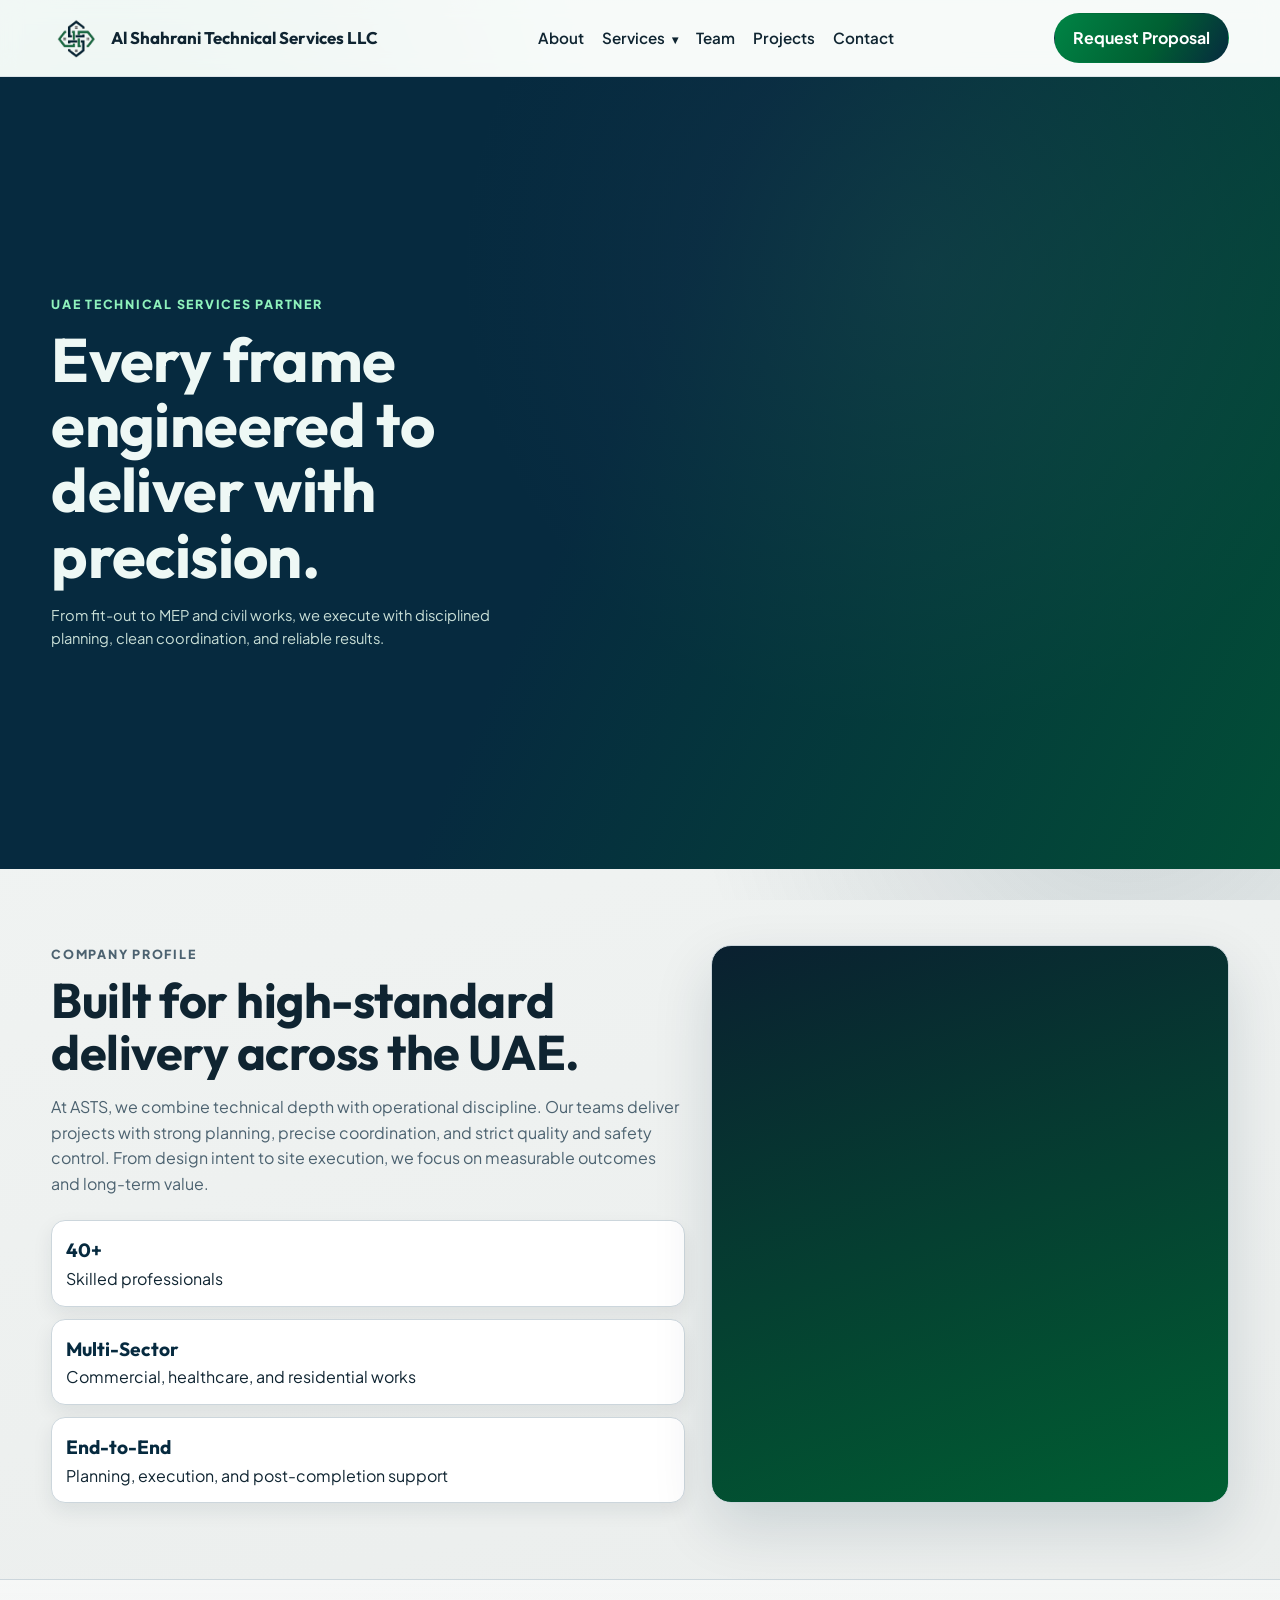
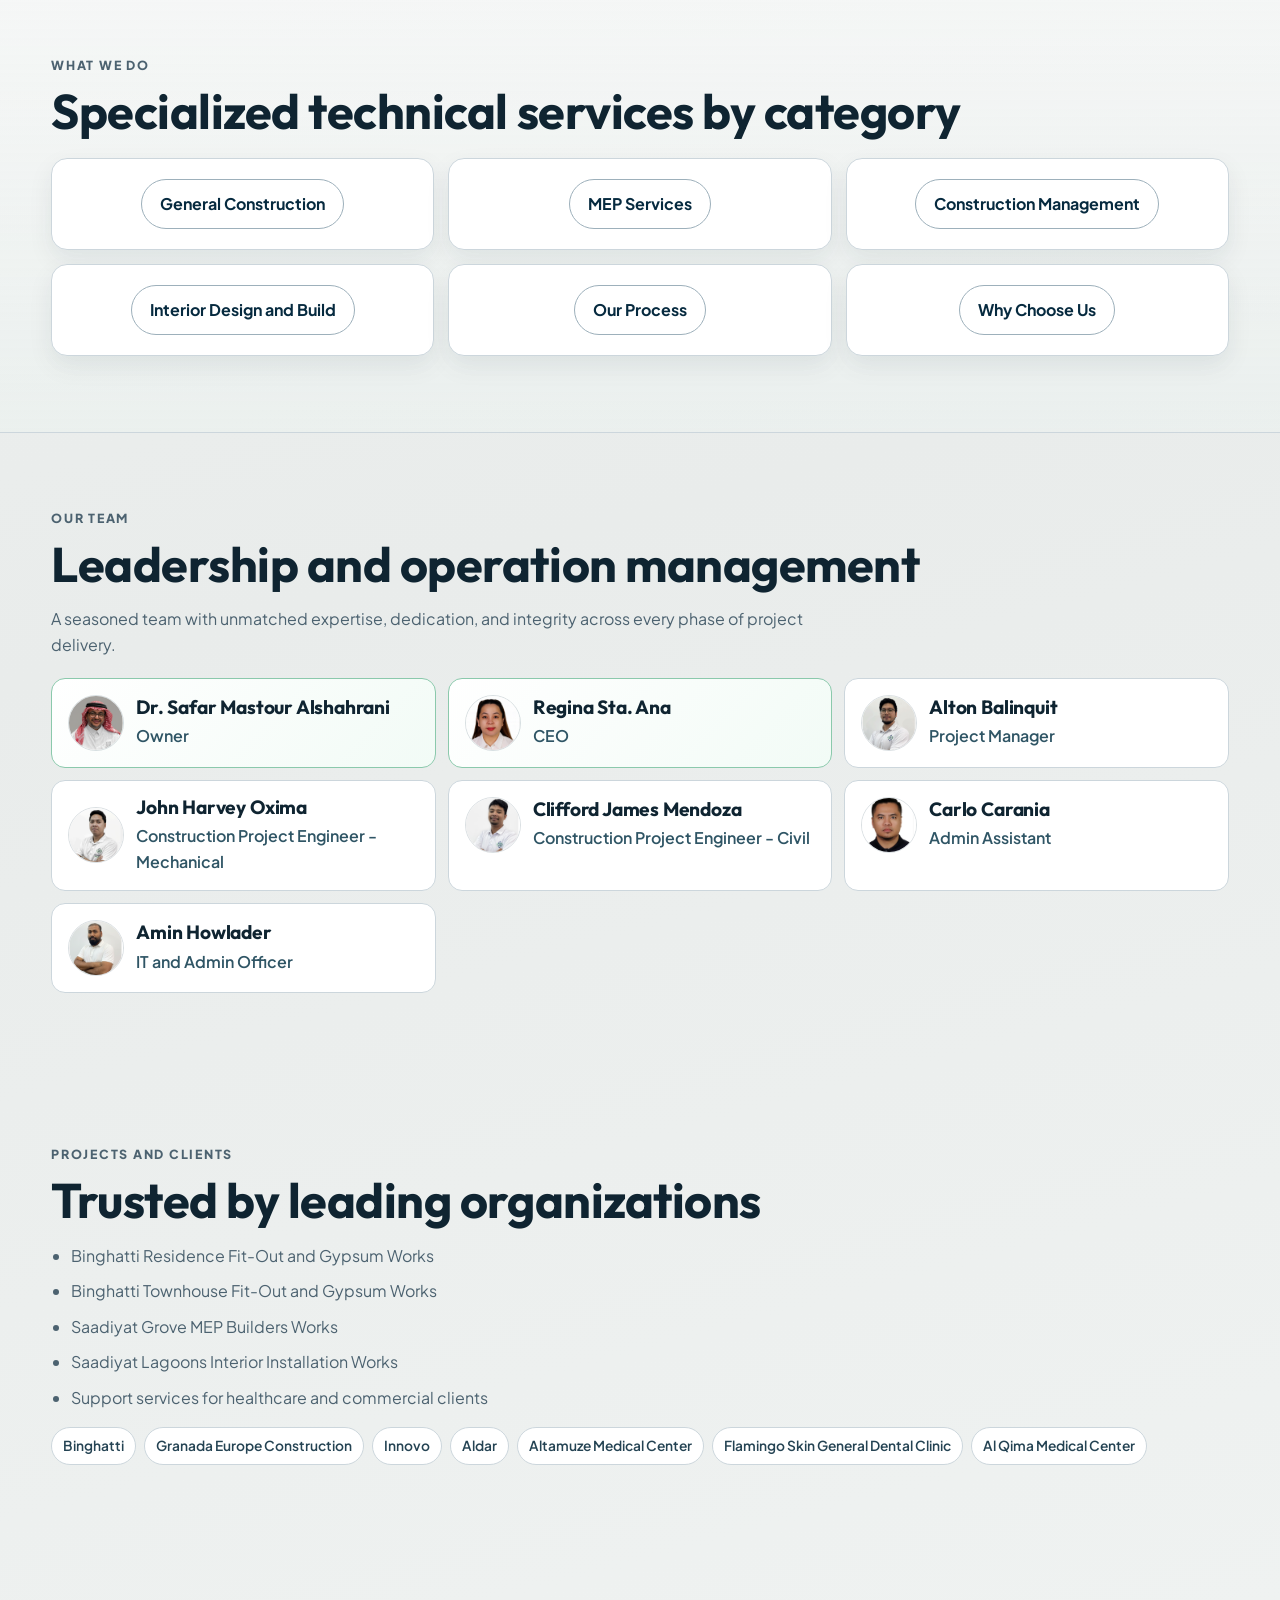
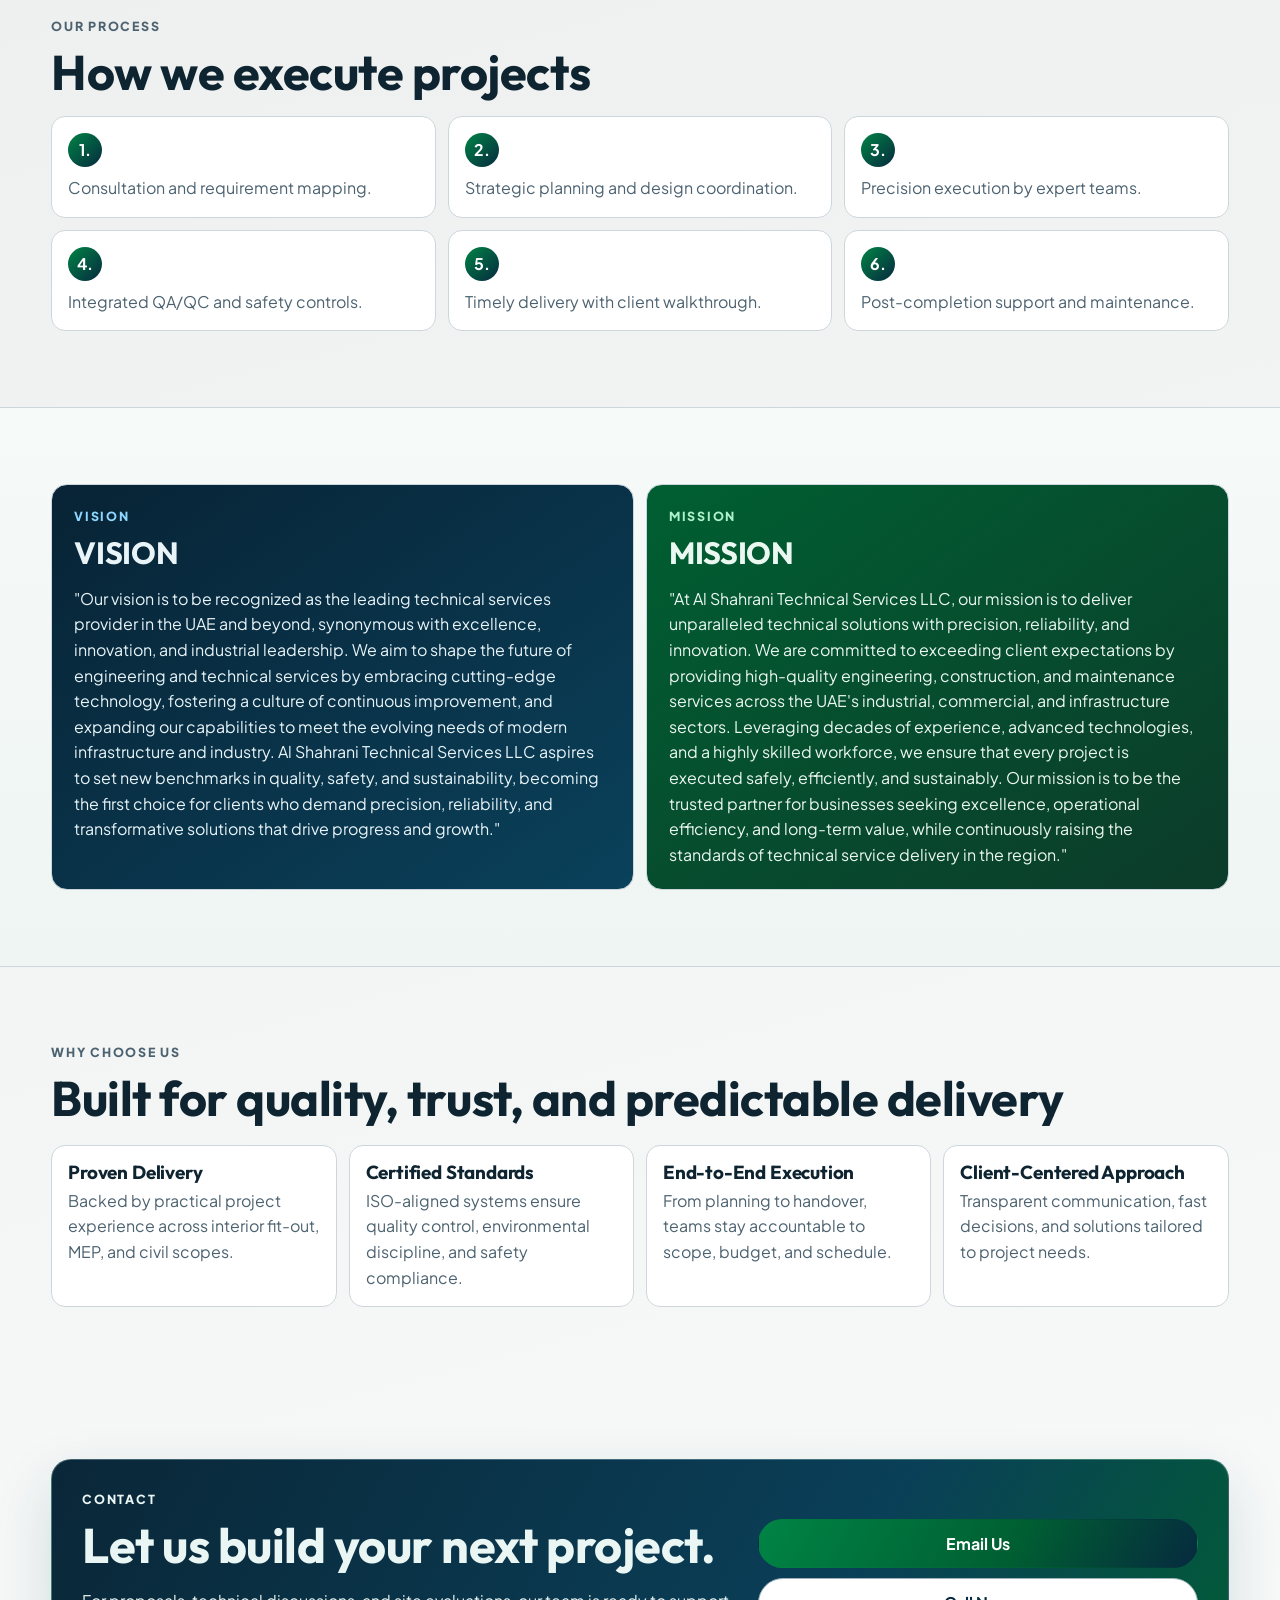
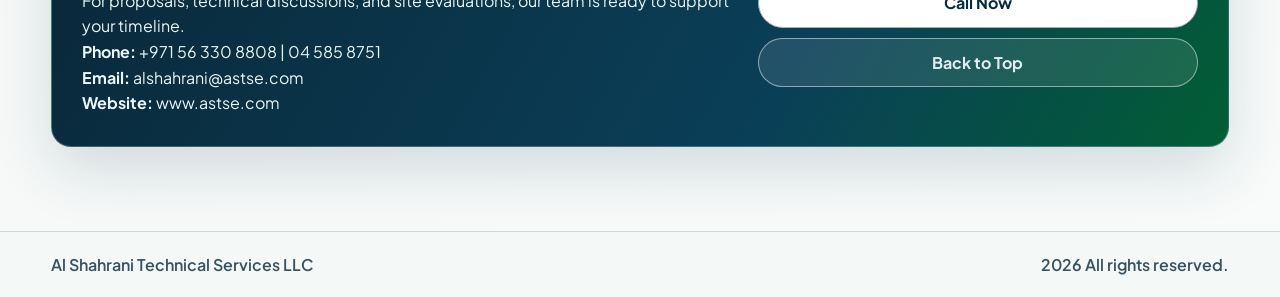
<file: index.html>
﻿<!DOCTYPE html>
<html lang="en">
<head>
    <meta charset="UTF-8">
    <meta name="viewport" content="width=device-width, initial-scale=1.0">
    <meta name="description" content="Al Shahrani Technical Services LLC delivers construction, interior fit-out, MEP, and facilities services across the UAE.">
    <title>Al Shahrani Technical Services LLC</title>
    <link rel="preconnect" href="https://fonts.googleapis.com">
    <link rel="preconnect" href="https://fonts.gstatic.com" crossorigin>
    <link href="https://fonts.googleapis.com/css2?family=Outfit:wght@400;500;600;700;800&family=Plus+Jakarta+Sans:wght@400;500;600;700&display=swap" rel="stylesheet">
    <link rel="stylesheet" href="styles.css?v=asts-pro-4">
</head>
<body>
    <div class="site-bg" aria-hidden="true"></div>

    <header class="header">
        <div class="container nav">
            <a href="#top" class="brand">
                <img class="brand-mark" src="Image/logo.png" alt="Al Shahrani Technical Services logo">
                <span class="brand-text">Al Shahrani Technical Services LLC</span>
            </a>
            <nav class="nav-links" aria-label="Primary">
                <a href="#about">About</a>
                <div class="services-menu">
                    <button class="services-trigger" type="button" aria-expanded="false" aria-controls="services-flyout">
                        Services
                    </button>
                    <div class="services-flyout" id="services-flyout" role="menu">
                        <a href="#services" role="menuitem">Services Overview</a>
                        <a href="service-details.html?tab=general-construction" role="menuitem">General Construction</a>
                        <a href="service-details.html?tab=mep-services" role="menuitem">MEP Services</a>
                        <a href="service-details.html?tab=construction-management" role="menuitem">Construction Management</a>
                        <a href="service-details.html?tab=interior-design-build" role="menuitem">Interior Design and Build</a>
                        <a href="service-details.html?tab=our-process" role="menuitem">Our Process</a>
                        <a href="service-details.html?tab=why-choose-us" role="menuitem">Why Choose Us</a>
                    </div>
                </div>
                <a href="#team">Team</a>
                <a href="#projects">Projects</a>
                <a href="#contact">Contact</a>
            </nav>
            <a class="btn btn-primary" href="#contact">Request Proposal</a>
        </div>
    </header>

    <main id="top">
        <section class="hero">
            <div class="hero-bg" aria-hidden="true">
                <video class="hero-video" autoplay muted loop playsinline webkit-playsinline preload="auto">
                    <source src="video.mp4" type="video/mp4">
                </video>
            </div>
            <div class="hero-overlay" aria-hidden="true"></div>

            <div class="container hero-content">
                <p class="eyebrow">UAE Technical Services Partner</p>
                <h1>Every frame engineered to deliver with precision.</h1>
                <p class="hero-lead">From fit-out to MEP and civil works, we execute with disciplined planning, clean coordination, and reliable results.</p>
            </div>
        </section>

        <section id="about" class="section">
            <div class="container split">
                <div>
                    <p class="section-tag">Company Profile</p>
                    <h2>Built for high-standard delivery across the UAE.</h2>
                    <p>At ASTS, we combine technical depth with operational discipline. Our teams deliver projects with strong planning, precise coordination, and strict quality and safety control. From design intent to site execution, we focus on measurable outcomes and long-term value.</p>
                    <div class="inline-cards">
                        <article>
                            <strong>40+</strong>
                            <span>Skilled professionals</span>
                        </article>
                        <article>
                            <strong>Multi-Sector</strong>
                            <span>Commercial, healthcare, and residential works</span>
                        </article>
                        <article>
                            <strong>End-to-End</strong>
                            <span>Planning, execution, and post-completion support</span>
                        </article>
                    </div>
                </div>
                <div class="art-panel" aria-hidden="true"></div>
            </div>
        </section>

        <section id="services" class="section services">
            <div class="container">
                <p class="section-tag">What We Do</p>
                <h2>Specialized technical services by category</h2>
                <div class="service-grid">
                    <article class="service-card">
                        <a class="btn btn-secondary service-link" href="service-details.html?tab=general-construction">General Construction</a>
                    </article>
                    <article class="service-card">
                        <a class="btn btn-secondary service-link" href="service-details.html?tab=mep-services">MEP Services</a>
                    </article>
                    <article class="service-card">
                        <a class="btn btn-secondary service-link" href="service-details.html?tab=construction-management">Construction Management</a>
                    </article>
                    <article class="service-card">
                        <a class="btn btn-secondary service-link" href="service-details.html?tab=interior-design-build">Interior Design and Build</a>
                    </article>
                    <article class="service-card">
                        <a class="btn btn-secondary service-link" href="service-details.html?tab=our-process">Our Process</a>
                    </article>
                    <article class="service-card">
                        <a class="btn btn-secondary service-link" href="service-details.html?tab=why-choose-us">Why Choose Us</a>
                    </article>
                </div>
            </div>
        </section>

        <section id="team" class="section team">
            <div class="container">
                <p class="section-tag">Our Team</p>
                <h2>Leadership and operation management</h2>
                <p class="intro">A seasoned team with unmatched expertise, dedication, and integrity across every phase of project delivery.</p>
                <div class="team-grid">
                    <article class="member featured">
                        <div class="member-head">
                            <img class="member-photo" src="Image/safar.png" alt="Dr. Safar Mastour Alshahrani">
                            <div>
                                <h3>Dr. Safar Mastour Alshahrani</h3>
                                <p>Owner</p>
                            </div>
                        </div>
                    </article>
                    <article class="member featured">
                        <div class="member-head">
                            <img class="member-photo" src="Image/regina.png" alt="Regina Sta. Ana">
                            <div>
                                <h3>Regina Sta. Ana</h3>
                                <p>CEO</p>
                            </div>
                        </div>
                    </article>
                    <article class="member">
                        <div class="member-head">
                            <img class="member-photo" src="Image/alton.png" alt="Alton Balinquit">
                            <div>
                                <h3>Alton Balinquit</h3>
                                <p>Project Manager</p>
                            </div>
                        </div>
                    </article>
                    <article class="member">
                        <div class="member-head">
                            <img class="member-photo" src="Image/john.png" alt="John Harvey Oxima">
                            <div>
                                <h3>John Harvey Oxima</h3>
                                <p>Construction Project Engineer - Mechanical</p>
                            </div>
                        </div>
                    </article>
                    <article class="member">
                        <div class="member-head">
                            <img class="member-photo" src="Image/clifford.png" alt="Clifford James Mendoza">
                            <div>
                                <h3>Clifford James Mendoza</h3>
                                <p>Construction Project Engineer - Civil</p>
                            </div>
                        </div>
                    </article>
                    <article class="member">
                        <div class="member-head">
                            <img class="member-photo" src="Image/carlo.png" alt="Carlo Carania">
                            <div>
                                <h3>Carlo Carania</h3>
                                <p>Admin Assistant</p>
                            </div>
                        </div>
                    </article>
                    <article class="member">
                        <div class="member-head">
                            <img class="member-photo" src="Image/amin.png" alt="Amin Howlader">
                            <div>
                                <h3>Amin Howlader</h3>
                                <p>IT and Admin Officer</p>
                            </div>
                        </div>
                    </article>
                </div>
            </div>
        </section>

        <section id="projects" class="section projects">
            <div class="container">
                <div>
                    <p class="section-tag">Projects and Clients</p>
                    <h2>Trusted by leading organizations</h2>
                    <ul class="project-list">
                        <li>Binghatti Residence Fit-Out and Gypsum Works</li>
                        <li>Binghatti Townhouse Fit-Out and Gypsum Works</li>
                        <li>Saadiyat Grove MEP Builders Works</li>
                        <li>Saadiyat Lagoons Interior Installation Works</li>
                        <li>Support services for healthcare and commercial clients</li>
                    </ul>
                    <div class="client-chips">
                        <span>Binghatti</span>
                        <span>Granada Europe Construction</span>
                        <span>Innovo</span>
                        <span>Aldar</span>
                        <span>Altamuze Medical Center</span>
                        <span>Flamingo Skin General Dental Clinic</span>
                        <span>Al Qima Medical Center</span>
                    </div>
                </div>
            </div>
        </section>

        <section class="section process">
            <div class="container">
                <p class="section-tag">Our Process</p>
                <h2>How we execute projects</h2>
                <div class="process-grid">
                    <article><strong>1.</strong><p>Consultation and requirement mapping.</p></article>
                    <article><strong>2.</strong><p>Strategic planning and design coordination.</p></article>
                    <article><strong>3.</strong><p>Precision execution by expert teams.</p></article>
                    <article><strong>4.</strong><p>Integrated QA/QC and safety controls.</p></article>
                    <article><strong>5.</strong><p>Timely delivery with client walkthrough.</p></article>
                    <article><strong>6.</strong><p>Post-completion support and maintenance.</p></article>
                </div>
            </div>
        </section>

        <section class="section vm">
            <div class="container vm-grid">
                <article class="vm-card vision">
                    <p class="section-tag">Vision</p>
                    <h2>VISION</h2>
                    <p>"Our vision is to be recognized as the leading technical services provider in the UAE and beyond, synonymous with excellence, innovation, and industrial leadership. We aim to shape the future of engineering and technical services by embracing cutting-edge technology, fostering a culture of continuous improvement, and expanding our capabilities to meet the evolving needs of modern infrastructure and industry. Al Shahrani Technical Services LLC aspires to set new benchmarks in quality, safety, and sustainability, becoming the first choice for clients who demand precision, reliability, and transformative solutions that drive progress and growth."</p>
                </article>
                <article class="vm-card mission">
                    <p class="section-tag">Mission</p>
                    <h2>MISSION</h2>
                    <p>"At Al Shahrani Technical Services LLC, our mission is to deliver unparalleled technical solutions with precision, reliability, and innovation. We are committed to exceeding client expectations by providing high-quality engineering, construction, and maintenance services across the UAE's industrial, commercial, and infrastructure sectors. Leveraging decades of experience, advanced technologies, and a highly skilled workforce, we ensure that every project is executed safely, efficiently, and sustainably. Our mission is to be the trusted partner for businesses seeking excellence, operational efficiency, and long-term value, while continuously raising the standards of technical service delivery in the region."</p>
                </article>
            </div>
        </section>

        <section class="section why">
            <div class="container">
                <p class="section-tag">Why Choose Us</p>
                <h2>Built for quality, trust, and predictable delivery</h2>
                <div class="why-grid">
                    <article>
                        <h3>Proven Delivery</h3>
                        <p>Backed by practical project experience across interior fit-out, MEP, and civil scopes.</p>
                    </article>
                    <article>
                        <h3>Certified Standards</h3>
                        <p>ISO-aligned systems ensure quality control, environmental discipline, and safety compliance.</p>
                    </article>
                    <article>
                        <h3>End-to-End Execution</h3>
                        <p>From planning to handover, teams stay accountable to scope, budget, and schedule.</p>
                    </article>
                    <article>
                        <h3>Client-Centered Approach</h3>
                        <p>Transparent communication, fast decisions, and solutions tailored to project needs.</p>
                    </article>
                </div>
            </div>
        </section>

        <section id="contact" class="section contact">
            <div class="container contact-box">
                <div>
                    <p class="section-tag">Contact</p>
                    <h2>Let us build your next project.</h2>
                    <p>For proposals, technical discussions, and site evaluations, our team is ready to support your timeline.</p>
                    <p class="contact-lines"><strong>Phone:</strong> +971 56 330 8808 | 04 585 8751</p>
                    <p class="contact-lines"><strong>Email:</strong> alshahrani@astse.com</p>
                    <p class="contact-lines"><strong>Website:</strong> www.astse.com</p>
                </div>
                <div class="contact-actions">
                    <a class="btn btn-primary" href="mailto:alshahrani@astse.com">Email Us</a>
                    <a class="btn btn-secondary" href="tel:+971563308808">Call Now</a>
                    <a class="btn btn-ghost" href="#top">Back to Top</a>
                </div>
            </div>
        </section>
    </main>

    <footer class="footer">
        <div class="container footer-wrap">
            <p>Al Shahrani Technical Services LLC</p>
            <p><span id="year"></span> All rights reserved.</p>
        </div>
    </footer>

    <script>
        document.getElementById("year").textContent = new Date().getFullYear();

        const heroVideo = document.querySelector(".hero-video");
        if (heroVideo) {
            heroVideo.muted = true;
            heroVideo.loop = true;
            heroVideo.autoplay = true;
            heroVideo.play().catch(() => {});
        }

        const servicesMenu = document.querySelector(".services-menu");
        const servicesTrigger = document.querySelector(".services-trigger");
        const servicesFlyout = document.getElementById("services-flyout");

        if (servicesMenu && servicesTrigger && servicesFlyout) {
            const placeServicesFlyout = () => {
                if (!window.matchMedia("(max-width: 700px)").matches) {
                    servicesFlyout.style.top = "";
                    servicesFlyout.style.left = "";
                    return;
                }

                const rect = servicesTrigger.getBoundingClientRect();
                const flyoutWidth = Math.min(window.innerWidth * 0.9, 320);
                const center = rect.left + rect.width / 2;
                const minCenter = flyoutWidth / 2 + 8;
                const maxCenter = window.innerWidth - flyoutWidth / 2 - 8;
                const clampedCenter = Math.max(minCenter, Math.min(center, maxCenter));

                servicesFlyout.style.left = `${clampedCenter}px`;
                servicesFlyout.style.top = `${rect.bottom + 8}px`;
            };

            const closeServicesMenu = () => {
                servicesMenu.classList.remove("is-open");
                servicesTrigger.setAttribute("aria-expanded", "false");
            };

            const toggleServicesMenu = (event) => {
                if (event) {
                    event.preventDefault();
                    event.stopPropagation();
                }
                const isOpen = servicesMenu.classList.toggle("is-open");
                servicesTrigger.setAttribute("aria-expanded", isOpen ? "true" : "false");
                if (isOpen) placeServicesFlyout();
            };

            servicesTrigger.addEventListener("pointerup", toggleServicesMenu);
            servicesTrigger.addEventListener("keydown", (event) => {
                if (event.key === "Enter" || event.key === " ") {
                    toggleServicesMenu(event);
                }
            });

            document.addEventListener("click", (event) => {
                if (!servicesMenu.contains(event.target)) {
                    closeServicesMenu();
                }
            });

            document.addEventListener("keydown", (event) => {
                if (event.key === "Escape") {
                    closeServicesMenu();
                }
            });

            servicesFlyout.querySelectorAll("a").forEach((link) => {
                link.addEventListener("click", () => closeServicesMenu());
            });

            window.addEventListener("resize", () => {
                if (servicesMenu.classList.contains("is-open")) {
                    placeServicesFlyout();
                }
            });
        }
    </script>
</body>
</html>
</file>
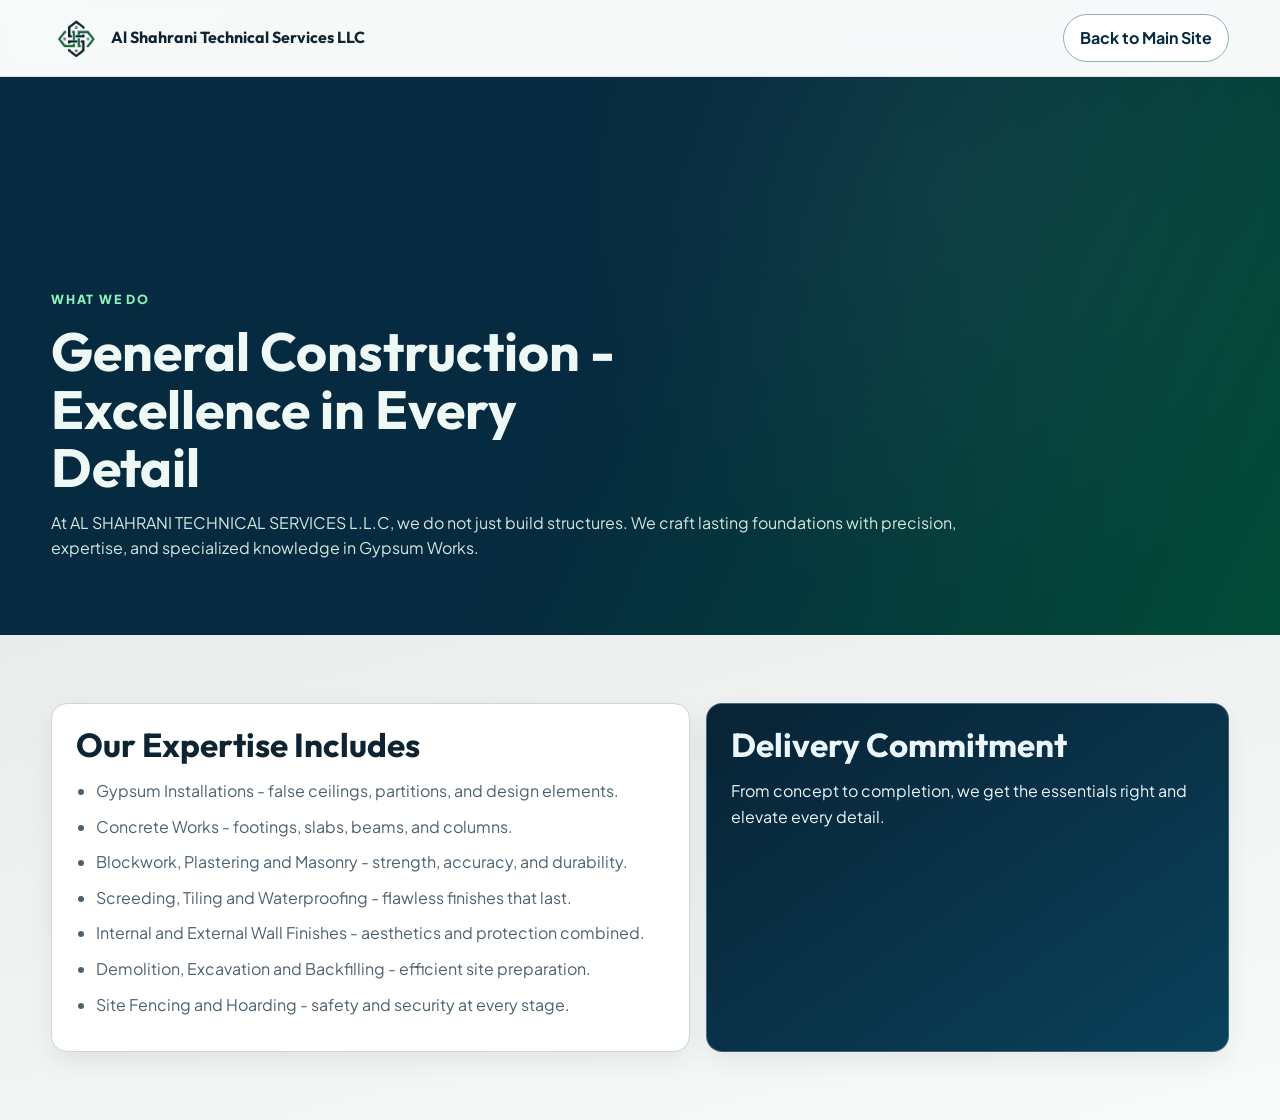
<file: service-details.html>
<!DOCTYPE html>
<html lang="en">
<head>
    <meta charset="UTF-8">
    <meta name="viewport" content="width=device-width, initial-scale=1.0">
    <meta name="description" content="Al Shahrani Technical Services - category details">
    <title>ASTS Service Details</title>
    <link rel="preconnect" href="https://fonts.googleapis.com">
    <link rel="preconnect" href="https://fonts.gstatic.com" crossorigin>
    <link href="https://fonts.googleapis.com/css2?family=Outfit:wght@400;500;600;700;800&family=Plus+Jakarta+Sans:wght@400;500;600;700&display=swap" rel="stylesheet">
    <link rel="stylesheet" href="service-details.css">
</head>
<body data-tab="general-construction">
    <header class="detail-header">
        <div class="container detail-nav">
            <a class="brand" href="index.html#services">
                <img class="brand-mark" src="Image/logo.png" alt="Al Shahrani Technical Services logo">
                <span class="brand-text">Al Shahrani Technical Services LLC</span>
            </a>
            <a class="back-link" href="index.html#services">Back to Main Site</a>
        </div>
    </header>

    <main>
        <section class="detail-hero">
            <div class="detail-slider" aria-hidden="true">
                <div class="detail-slide s1"></div>
                <div class="detail-slide s2"></div>
                <div class="detail-slide s3"></div>
            </div>
            <div class="detail-overlay" aria-hidden="true"></div>
            <div class="container detail-hero-content">
                <p class="tag">What We Do</p>
                <h1 id="detail-title">General Construction</h1>
                <p id="detail-intro"></p>
            </div>
        </section>

        <section class="detail-content section">
            <div class="container content-grid">
                <article class="panel">
                    <h2>Our Expertise Includes</h2>
                    <ul id="detail-points"></ul>
                </article>
                <article class="panel accent">
                    <h2>Delivery Commitment</h2>
                    <p id="detail-outro"></p>
                </article>
            </div>
        </section>
    </main>

    <script src="service-details.js"></script>
</body>
</html>
</file>
<file: styles.css>
﻿:root {
    --bg: #e9eceb;
    --ink: #0f2431;
    --muted: #4c6270;
    --brand: #008445;
    --brand-strong: #005f32;
    --navy: #062a3f;
    --card: #ffffff;
    --line: #ccd6dc;
    --shadow: 0 24px 60px rgba(6, 42, 63, 0.14);
}

* {
    box-sizing: border-box;
    margin: 0;
    padding: 0;
}

html {
    scroll-behavior: smooth;
}

body {
    font-family: "Plus Jakarta Sans", "Segoe UI", sans-serif;
    color: var(--ink);
    background: linear-gradient(165deg, #f4f7f6 0%, #e9eceb 42%, #f8fbfa 100%);
    line-height: 1.6;
    overflow-x: hidden;
}

.site-bg {
    position: fixed;
    inset: 0;
    pointer-events: none;
    background:
        radial-gradient(circle at 8% 16%, rgba(0, 132, 69, 0.16) 0%, transparent 35%),
        radial-gradient(circle at 88% 84%, rgba(6, 42, 63, 0.14) 0%, transparent 32%);
    z-index: -2;
}

.container {
    width: min(1180px, 92%);
    margin: 0 auto;
}

.header {
    position: sticky;
    top: 0;
    z-index: 40;
    border-bottom: 1px solid rgba(204, 214, 220, 0.6);
    background: rgba(248, 251, 250, 0.78);
    backdrop-filter: blur(10px);
}

.nav {
    min-height: 76px;
    display: flex;
    align-items: center;
    justify-content: space-between;
    gap: 18px;
}

.brand {
    text-decoration: none;
    display: flex;
    align-items: center;
    gap: 10px;
}

.brand-mark {
    width: 50px;
    height: 50px;
    object-fit: contain;
}

.brand-text {
    font-family: "Outfit", sans-serif;
    font-weight: 700;
    font-size: 1.06rem;
    color: var(--ink);
}

.nav-links {
    display: flex;
    align-items: center;
    gap: 18px;
    -webkit-overflow-scrolling: touch;
}

.nav-links a {
    text-decoration: none;
    color: var(--ink);
    font-weight: 600;
    font-size: 0.95rem;
}

.services-menu {
    position: relative;
}

.services-trigger {
    border: 0;
    background: transparent;
    color: var(--ink);
    font-weight: 600;
    font-size: 0.95rem;
    font-family: inherit;
    cursor: pointer;
    padding: 0;
}

.services-trigger::after {
    content: " \25BE";
    font-size: 0.78em;
    margin-left: 4px;
}

.services-menu.is-open .services-trigger::after {
    content: " \25B4";
}

.services-flyout {
    position: absolute;
    top: calc(100% + 12px);
    left: 0;
    min-width: 280px;
    max-width: min(92vw, 340px);
    background: #fff;
    border: 1px solid var(--line);
    border-radius: 12px;
    box-shadow: 0 16px 36px rgba(6, 42, 63, 0.16);
    padding: 10px;
    display: none;
    gap: 4px;
    z-index: 60;
}

.services-menu.is-open .services-flyout {
    display: grid;
}

.services-flyout a {
    display: block;
    text-decoration: none;
    color: #294758;
    font-size: 0.92rem;
    font-weight: 600;
    padding: 8px 10px;
    border-radius: 8px;
}

.services-flyout a:hover {
    background: #f2f7f9;
    color: var(--navy);
}

.btn {
    text-decoration: none;
    border-radius: 9999px;
    padding: 11px 18px;
    font-weight: 700;
    border: 1px solid transparent;
    transition: transform 0.24s ease, box-shadow 0.24s ease, background-color 0.24s ease, color 0.24s ease;
}

.btn:hover {
    transform: translateY(-2px);
    box-shadow: 0 12px 30px rgba(6, 42, 63, 0.2);
}

.btn-primary {
    color: #fff;
    background: linear-gradient(120deg, var(--brand) 0%, var(--brand-strong) 58%, var(--navy) 100%);
}

.btn-secondary {
    color: var(--navy);
    background: #fff;
    border-color: #9db0bb;
}

.btn-ghost {
    color: #e2edf3;
    background: rgba(255, 255, 255, 0.1);
    border-color: rgba(226, 237, 243, 0.55);
}

.hero {
    position: relative;
    min-height: 88vh;
    display: grid;
    align-items: center;
    overflow: hidden;
    background: #062a3f;
}

.hero-bg,
.hero-overlay,
.hero-content {
    grid-area: 1 / 1;
}

.hero-bg {
    position: absolute;
    inset: 0;
    z-index: 0;
}

.hero-video {
    width: 100%;
    height: 100%;
    display: block;
    object-fit: cover;
    object-position: center center;
}

.hero-bg-slide {
    position: absolute;
    inset: 0;
    background-size: cover;
    background-position: center;
    opacity: 0;
    transform: scale(1.08);
    animation: heroBgFade 24s infinite ease-in-out;
}

.hero-bg-slide.slide-a {
    background-image: url("Image/home-1.jpg");
    background-position: center 42%;
    animation-delay: 0s;
}

.hero-bg-slide.slide-b {
    background-image: url("Image/home-2.jpg");
    background-position: center 46%;
    animation-delay: 8s;
}

.hero-bg-slide.slide-c {
    background-image: url("Image/home-3.jpg");
    background-position: center 40%;
    animation-delay: 16s;
}

.hero-overlay {
    position: absolute;
    inset: 0;
    z-index: 1;
    background:
        linear-gradient(115deg, rgba(6, 42, 63, 0.9) 0%, rgba(6, 42, 63, 0.74) 47%, rgba(0, 95, 50, 0.68) 100%),
        radial-gradient(circle at 72% 24%, rgba(255, 255, 255, 0.14) 0%, transparent 42%);
}

.hero-content {
    position: relative;
    z-index: 2;
    color: #eef8f5;
    padding: 70px 0;
}

.eyebrow,
.section-tag {
    letter-spacing: 0.14em;
    text-transform: uppercase;
    font-weight: 800;
    font-size: 0.78rem;
    color: #8ef2bc;
}

h1,
h2,
h3 {
    font-family: "Outfit", sans-serif;
    line-height: 1.06;
    letter-spacing: -0.01em;
}

h1 {
    font-size: clamp(2.2rem, 4.8vw, 4.8rem);
    margin-top: 12px;
    max-width: 14ch;
}

.hero-lead {
    margin-top: 16px;
    max-width: 40ch;
    color: #c9dfd7;
    font-size: 0.92rem;
}

.hero-content .eyebrow,
.hero-content h1,
.hero-content .hero-lead {
    opacity: 0;
    transform: translateY(16px);
    animation: heroTextIn 1s ease forwards;
}

.hero-content .eyebrow {
    animation-delay: 0.25s;
}

.hero-content h1 {
    animation-delay: 0.55s;
}

.hero-content .hero-lead {
    animation-delay: 0.9s;
}

.section {
    padding: 76px 0;
}

.section h2 {
    font-size: clamp(2rem, 3.8vw, 3.2rem);
    margin: 10px 0 16px;
    color: var(--ink);
}

.section p {
    color: var(--muted);
}

.split {
    display: grid;
    grid-template-columns: 1.1fr 0.9fr;
    gap: 26px;
    align-items: stretch;
}

.inline-cards {
    margin-top: 24px;
    display: grid;
    gap: 12px;
}

.inline-cards article {
    background: #fff;
    border: 1px solid var(--line);
    border-radius: 14px;
    padding: 14px;
    box-shadow: 0 8px 20px rgba(15, 36, 49, 0.08);
}

.inline-cards strong {
    display: block;
    color: var(--navy);
    font-family: "Outfit", sans-serif;
    font-size: 1.2rem;
}

.art-panel {
    border-radius: 20px;
    border: 1px solid var(--line);
    background: linear-gradient(160deg, #0a2030 0%, #005f32 100%);
    box-shadow: var(--shadow);
    min-height: 380px;
}

.services {
    background: linear-gradient(180deg, rgba(255, 255, 255, 0.5) 0%, rgba(235, 241, 239, 0.7) 100%);
    border-top: 1px solid var(--line);
    border-bottom: 1px solid var(--line);
}

.service-grid {
    margin-top: 20px;
    display: grid;
    grid-template-columns: repeat(3, minmax(0, 1fr));
    gap: 14px;
}

.service-card {
    background: var(--card);
    border: 1px solid var(--line);
    border-radius: 16px;
    padding: 20px;
    box-shadow: 0 10px 24px rgba(15, 36, 49, 0.08);
    display: grid;
    place-items: center;
    text-align: center;
    min-height: 92px;
    text-decoration: none;
    color: var(--navy);
    font-weight: 700;
    transition: transform 0.24s ease, box-shadow 0.24s ease, background-color 0.24s ease;
}

.service-card:hover {
    transform: translateY(-2px);
    box-shadow: 0 14px 28px rgba(15, 36, 49, 0.14);
    background: #f7fbfa;
}

.team .intro {
    max-width: 68ch;
}

.team-grid {
    margin-top: 20px;
    display: grid;
    grid-template-columns: repeat(3, minmax(0, 1fr));
    gap: 12px;
}

.member {
    border: 1px solid var(--line);
    background: #fff;
    border-radius: 14px;
    padding: 16px;
}

.member-head {
    display: flex;
    align-items: center;
    gap: 12px;
}

.member-head > div {
    min-width: 0;
}

.member-photo {
    width: 56px;
    height: 56px;
    border-radius: 50%;
    flex: 0 0 56px;
    display: block;
    object-fit: cover;
    border: 1px solid rgba(6, 42, 63, 0.15);
}

.member h3 {
    font-size: 1.2rem;
    margin-bottom: 6px;
    overflow-wrap: anywhere;
}

.member p {
    color: #2f5565;
    font-weight: 600;
}

.member.featured {
    background: linear-gradient(135deg, #ffffff 0%, #f2fbf6 100%);
    border-color: #8bc9ac;
}

.certifications {
    background: linear-gradient(180deg, #0a2436 0%, #071f2e 100%);
}

.certifications .section-tag,
.certifications h2 {
    color: #eef8f5;
}

.cert-badges {
    margin-top: 18px;
    display: grid;
    grid-template-columns: repeat(3, minmax(0, 1fr));
    gap: 12px;
}

.cert-badges img {
    width: 100%;
    max-width: 190px;
    aspect-ratio: 1 / 1;
    justify-self: start;
    object-fit: contain;
    background: rgba(255, 255, 255, 0.1);
    border: 1px solid rgba(201, 223, 235, 0.24);
    border-radius: 14px;
    padding: 10px;
}

.cert-grid {
    margin-top: 20px;
    display: grid;
    grid-template-columns: repeat(4, minmax(0, 1fr));
    gap: 12px;
}

.cert-grid article {
    border: 1px solid rgba(201, 223, 235, 0.22);
    background: rgba(255, 255, 255, 0.06);
    border-radius: 14px;
    padding: 18px;
}

.cert-grid h3 {
    color: #f5fcfa;
    font-size: 1.25rem;
    margin-bottom: 8px;
}

.cert-grid p {
    color: #bdd0d8;
}

.project-list {
    margin-top: 14px;
    padding-left: 20px;
    color: var(--muted);
}

.project-list li {
    margin-bottom: 10px;
}

.client-chips {
    margin-top: 16px;
    display: flex;
    flex-wrap: wrap;
    gap: 8px;
}

.client-chips span {
    border-radius: 999px;
    border: 1px solid var(--line);
    background: #fff;
    padding: 7px 11px;
    font-size: 0.86rem;
    font-weight: 600;
    color: #244353;
}

.process-grid {
    margin-top: 18px;
    display: grid;
    grid-template-columns: repeat(3, minmax(0, 1fr));
    gap: 12px;
}

.process-grid article {
    background: #fff;
    border: 1px solid var(--line);
    border-radius: 14px;
    padding: 16px;
}

.process-grid strong {
    display: inline-grid;
    width: 34px;
    height: 34px;
    place-items: center;
    border-radius: 50%;
    background: linear-gradient(135deg, var(--brand), var(--navy));
    color: #fff;
    margin-bottom: 8px;
}

.vm {
    background: linear-gradient(180deg, #f6faf9 0%, #eef5f2 100%);
    border-top: 1px solid var(--line);
    border-bottom: 1px solid var(--line);
}

.vm-grid {
    display: grid;
    grid-template-columns: 1fr 1fr;
    gap: 12px;
}

.vm-card {
    border-radius: 16px;
    border: 1px solid var(--line);
    padding: 22px;
}

.vm-copy {
    margin-top: 8px;
    max-height: 7.2em;
    overflow: hidden;
    position: relative;
    transition: max-height 0.35s ease;
}

.vm-copy::after {
    content: "";
    position: absolute;
    left: 0;
    right: 0;
    bottom: 0;
    height: 2.4em;
    pointer-events: none;
}

.vm-card.is-expanded .vm-copy {
    max-height: 44em;
}

.vm-card.is-expanded .vm-copy::after {
    display: none;
}

.vm-toggle-btn {
    margin-top: 12px;
    border: 1px solid rgba(255, 255, 255, 0.55);
    border-radius: 999px;
    background: rgba(255, 255, 255, 0.12);
    color: #eef8f5;
    padding: 8px 13px;
    font-weight: 700;
    font-size: 0.83rem;
    cursor: pointer;
}

.vm-card h2 {
    font-size: clamp(1.6rem, 2.4vw, 2.3rem);
}

.vm-card.vision {
    background: linear-gradient(145deg, #082335 0%, #0a415b 100%);
}

.vm-card.vision h2,
.vm-card.vision p {
    color: #e8f4f8;
}

.vm-card.vision .section-tag {
    color: #8ed7ff;
}

.vm-card.vision .vm-copy::after {
    background: linear-gradient(180deg, rgba(10, 65, 91, 0) 0%, rgba(10, 65, 91, 1) 100%);
}

.vm-card.mission {
    background: linear-gradient(145deg, #005f32 0%, #0c3b2a 100%);
}

.vm-card.mission h2,
.vm-card.mission p {
    color: #ebf7f1;
}

.vm-card.mission .section-tag {
    color: #aff2ca;
}

.vm-card.mission .vm-copy::after {
    background: linear-gradient(180deg, rgba(12, 59, 42, 0) 0%, rgba(12, 59, 42, 1) 100%);
}

.why-grid {
    margin-top: 20px;
    display: grid;
    grid-template-columns: repeat(4, minmax(0, 1fr));
    gap: 12px;
}

.why-grid article {
    background: #fff;
    border: 1px solid var(--line);
    border-radius: 14px;
    padding: 16px;
}

.why-grid h3 {
    font-size: 1.18rem;
    margin-bottom: 6px;
}

.contact {
    padding-bottom: 84px;
}

.contact-box {
    background: linear-gradient(120deg, #0a2738 0%, #0a3f58 64%, #015e34 100%);
    border: 1px solid rgba(196, 223, 232, 0.3);
    border-radius: 20px;
    padding: 30px;
    display: grid;
    grid-template-columns: 1.2fr 0.8fr;
    gap: 16px;
    box-shadow: var(--shadow);
}

.contact-box h2,
.contact-box .section-tag,
.contact-box p,
.contact-lines {
    color: #e9f6f4;
}

.contact-lines {
    overflow-wrap: anywhere;
}

.contact-actions {
    display: flex;
    flex-direction: column;
    gap: 10px;
    justify-content: center;
}

.contact-actions .btn {
    text-align: center;
}

.footer {
    border-top: 1px solid var(--line);
    background: #f4f8f7;
    padding: 20px 0;
}

.footer-wrap {
    display: flex;
    justify-content: space-between;
    gap: 8px;
    flex-wrap: wrap;
}

.footer-wrap p {
    font-weight: 600;
    color: #38525f;
}

@keyframes heroBgFade {
    0% {
        opacity: 1;
        transform: scale(1.08) translateX(0);
    }
    28% {
        opacity: 1;
    }
    36% {
        opacity: 0;
        transform: scale(1.02) translateX(-1.5%);
    }
    100% {
        opacity: 0;
        transform: scale(1.08) translateX(0);
    }
}

@keyframes heroTextIn {
    0% {
        opacity: 0;
        transform: translateY(16px);
    }
    100% {
        opacity: 1;
        transform: translateY(0);
    }
}

@media (max-width: 1024px) {
    .nav {
        flex-wrap: wrap;
        padding: 10px 0;
    }

    .nav-links {
        order: 3;
        width: 100%;
        overflow: visible;
        padding-bottom: 6px;
    }

    .hero {
        min-height: 74vh;
    }

    .split,
    .vm-grid,
    .contact-box,
    .service-grid,
    .team-grid,
    .cert-badges,
    .cert-grid,
    .process-grid,
    .why-grid {
        grid-template-columns: 1fr;
    }
}

@media (max-width: 700px) {
    .container {
        width: min(1180px, 94%);
    }

    .nav {
        gap: 8px;
        align-items: stretch;
    }

    .brand {
        width: 100%;
        justify-content: center;
    }

    .brand-mark {
        width: 44px;
        height: 44px;
    }

    .nav-links {
        display: flex !important;
        order: 2;
        width: 100%;
        justify-content: flex-start;
        flex-wrap: nowrap;
        gap: 8px;
        overflow-x: auto;
        overflow-y: visible;
        padding: 2px 0 6px;
        white-space: nowrap;
        -webkit-overflow-scrolling: touch;
    }

    .nav-links > a,
    .services-trigger {
        display: inline-flex;
        align-items: center;
        justify-content: center;
        font-size: 0.9rem;
        padding: 7px 10px;
        border: 1px solid rgba(157, 176, 187, 0.75);
        border-radius: 999px;
        background: #fff;
        line-height: 1.1;
        flex: 0 0 auto;
    }

    .services-menu {
        flex: 0 0 auto;
    }

    .services-flyout {
        position: fixed;
        left: 50%;
        top: 112px;
        min-width: 0;
        width: min(90vw, 320px);
        max-height: 65vh;
        overflow: auto;
        transform: translateX(-50%);
    }

    .services-flyout a {
        border: 0;
        background: transparent;
        padding: 8px 10px;
        font-size: 0.92rem;
    }

    .header .btn {
        order: 3;
        width: auto;
        align-self: center;
        padding: 10px 14px;
        font-size: 0.88rem;
    }

    .section {
        padding: 52px 0;
    }

    .hero {
        min-height: 68vh;
    }

    .hero-content {
        padding: 54px 0;
    }

    h1 {
        font-size: clamp(1.9rem, 8.2vw, 2.7rem);
        max-width: 100%;
    }

    .hero-lead {
        max-width: 100%;
        font-size: 0.95rem;
    }

    .service-card {
        min-height: 80px;
        padding: 16px;
    }

    .member {
        padding: 14px;
    }

    .member-head {
        align-items: flex-start;
    }

    .member h3 {
        font-size: 1.05rem;
        line-height: 1.25;
    }

    .vm-card,
    .contact-box {
        padding: 20px;
    }

    .contact-actions .btn,
    .header .btn {
        text-align: center;
    }

    .brand-text {
        display: none;
    }
}

@media (max-width: 480px) {
    .nav-links {
        gap: 6px;
    }

    .nav-links > a,
    .services-trigger {
        font-size: 0.84rem;
        padding: 6px 9px;
    }

    .header .btn {
        width: 100%;
    }

    .footer-wrap {
        justify-content: center;
        text-align: center;
    }
}
</file>
<file: service-details.css>
:root {
    --bg: #e9eceb;
    --ink: #0f2431;
    --muted: #4c6270;
    --brand: #008445;
    --brand-strong: #005f32;
    --navy: #062a3f;
    --line: #ccd6dc;
    --card: #ffffff;
    --shadow: 0 24px 60px rgba(6, 42, 63, 0.16);
}

* {
    box-sizing: border-box;
    margin: 0;
    padding: 0;
}

body {
    font-family: "Plus Jakarta Sans", "Segoe UI", sans-serif;
    color: var(--ink);
    background: linear-gradient(165deg, #f4f7f6 0%, #e9eceb 42%, #f8fbfa 100%);
    line-height: 1.6;
    overflow-x: hidden;
}

.container {
    width: min(1180px, 92%);
    margin: 0 auto;
}

.detail-header {
    position: sticky;
    top: 0;
    z-index: 30;
    border-bottom: 1px solid rgba(204, 214, 220, 0.7);
    background: rgba(248, 251, 250, 0.82);
    backdrop-filter: blur(10px);
}

.detail-nav {
    min-height: 76px;
    display: flex;
    align-items: center;
    justify-content: space-between;
    gap: 16px;
}

.brand {
    text-decoration: none;
    display: flex;
    align-items: center;
    gap: 10px;
}

.brand-mark {
    width: 50px;
    height: 50px;
    object-fit: contain;
}

.brand-text {
    font-family: "Outfit", sans-serif;
    font-weight: 700;
    color: var(--ink);
}

.back-link {
    text-decoration: none;
    border: 1px solid #96acb9;
    border-radius: 999px;
    color: var(--navy);
    background: #fff;
    padding: 10px 16px;
    font-weight: 700;
}

.detail-hero {
    position: relative;
    min-height: 62vh;
    display: grid;
    align-items: end;
    overflow: hidden;
    background: #062a3f;
}

.detail-slider,
.detail-overlay,
.detail-hero-content {
    grid-area: 1 / 1;
}

.detail-slider {
    position: absolute;
    inset: 0;
    z-index: 0;
}

.detail-slide {
    position: absolute;
    inset: 0;
    background-size: cover;
    background-position: center;
    opacity: 0;
    transform: scale(1.08);
    animation: detailFade 18s infinite ease-in-out;
}

.detail-slide.s2 { animation-delay: 6s; }
.detail-slide.s3 { animation-delay: 12s; }

.detail-overlay {
    position: absolute;
    inset: 0;
    z-index: 1;
    background:
        linear-gradient(115deg, rgba(6, 42, 63, 0.9) 0%, rgba(6, 42, 63, 0.72) 47%, rgba(0, 95, 50, 0.65) 100%),
        radial-gradient(circle at 75% 20%, rgba(255, 255, 255, 0.14) 0%, transparent 40%);
}

.detail-hero-content {
    position: relative;
    z-index: 2;
    color: #eef8f5;
    padding: 74px 0;
}

.tag {
    letter-spacing: 0.14em;
    text-transform: uppercase;
    font-weight: 800;
    font-size: 0.78rem;
    color: #8ef2bc;
}

h1,
h2 {
    font-family: "Outfit", sans-serif;
    line-height: 1.08;
}

h1 {
    font-size: clamp(2rem, 4.2vw, 4rem);
    margin-top: 12px;
    max-width: 16ch;
}

#detail-intro {
    margin-top: 14px;
    max-width: 78ch;
    color: #d2e7df;
}

.section {
    padding: 68px 0;
}

.content-grid {
    display: grid;
    grid-template-columns: 1.1fr 0.9fr;
    gap: 16px;
}

.panel {
    background: var(--card);
    border: 1px solid var(--line);
    border-radius: 16px;
    padding: 24px;
    box-shadow: 0 10px 24px rgba(15, 36, 49, 0.08);
}

.panel h2 {
    font-size: clamp(1.5rem, 2.6vw, 2.1rem);
    color: var(--ink);
    margin-bottom: 14px;
}

.panel ul {
    padding-left: 20px;
}

.panel li {
    margin-bottom: 10px;
    color: var(--muted);
}

.panel p {
    color: var(--muted);
}

.panel.accent {
    background: linear-gradient(145deg, #082335 0%, #0a415b 100%);
    border-color: rgba(189, 215, 224, 0.32);
}

.panel.accent h2,
.panel.accent p {
    color: #eaf6fa;
}

body[data-tab="general-construction"] .detail-slide {
    filter: saturate(0.92) contrast(1.04) brightness(0.9);
}

body[data-tab="general-construction"] .detail-slide.s1 {
    background-image: url("Image/general-1.jpg");
    background-position: center 42%;
}

body[data-tab="general-construction"] .detail-slide.s2 {
    background-image: url("Image/general-2.jpg");
    background-position: center 46%;
}

body[data-tab="general-construction"] .detail-slide.s3 {
    background-image: url("Image/general-3.jpg");
    background-position: center 38%;
}

body[data-tab="mep-services"] .detail-slide.s1 { background-image: url("Image/mep1.jpg"); }
body[data-tab="mep-services"] .detail-slide.s2 { background-image: url("Image/mep2.jpg"); }
body[data-tab="mep-services"] .detail-slide.s3 { background-image: url("Image/mep3.jpg"); }

body[data-tab="construction-management"] .detail-slide.s1 { background-image: url("Tabs/detail-construction-management-1.svg"); }
body[data-tab="construction-management"] .detail-slide.s2 { background-image: url("Tabs/detail-construction-management-2.svg"); }
body[data-tab="construction-management"] .detail-slide.s3 { background-image: url("Tabs/detail-construction-management-3.svg"); }

body[data-tab="interior-design-build"] .detail-slide.s1 { background-image: url("Tabs/detail-interior-design-build-1.svg"); }
body[data-tab="interior-design-build"] .detail-slide.s2 { background-image: url("Tabs/detail-interior-design-build-2.svg"); }
body[data-tab="interior-design-build"] .detail-slide.s3 { background-image: url("Tabs/detail-interior-design-build-3.svg"); }

body[data-tab="our-process"] .detail-slide.s1 { background-image: url("Tabs/detail-our-process-1.svg"); }
body[data-tab="our-process"] .detail-slide.s2 { background-image: url("Tabs/detail-our-process-2.svg"); }
body[data-tab="our-process"] .detail-slide.s3 { background-image: url("Tabs/detail-our-process-3.svg"); }

body[data-tab="why-choose-us"] .detail-slide.s1 { background-image: url("Tabs/detail-why-choose-us-1.svg"); }
body[data-tab="why-choose-us"] .detail-slide.s2 { background-image: url("Tabs/detail-why-choose-us-2.svg"); }
body[data-tab="why-choose-us"] .detail-slide.s3 { background-image: url("Tabs/detail-why-choose-us-3.svg"); }

@keyframes detailFade {
    0% { opacity: 0; transform: scale(1.08) translateX(0); }
    10% { opacity: 1; }
    30% { opacity: 1; }
    38% { opacity: 0; transform: scale(1.02) translateX(-1.2%); }
    100% { opacity: 0; transform: scale(1.08) translateX(0); }
}

@media (max-width: 980px) {
    .content-grid {
        grid-template-columns: 1fr;
    }
}

@media (max-width: 700px) {
    .container {
        width: min(1180px, 94%);
    }

    .detail-nav {
        flex-wrap: wrap;
        padding: 10px 0;
        gap: 10px;
    }

    .brand {
        width: 100%;
        justify-content: center;
    }

    .brand-mark {
        width: 44px;
        height: 44px;
    }

    .back-link {
        width: 100%;
        text-align: center;
    }

    .detail-hero {
        min-height: 54vh;
    }

    .detail-hero-content {
        padding: 54px 0;
    }

    h1 {
        font-size: clamp(1.8rem, 8vw, 2.5rem);
        max-width: 100%;
    }

    .panel {
        padding: 18px;
    }

    .brand-text {
        font-size: 0.95rem;
    }
}

@media (max-width: 480px) {
    .brand-text {
        display: none;
    }
}
</file>
